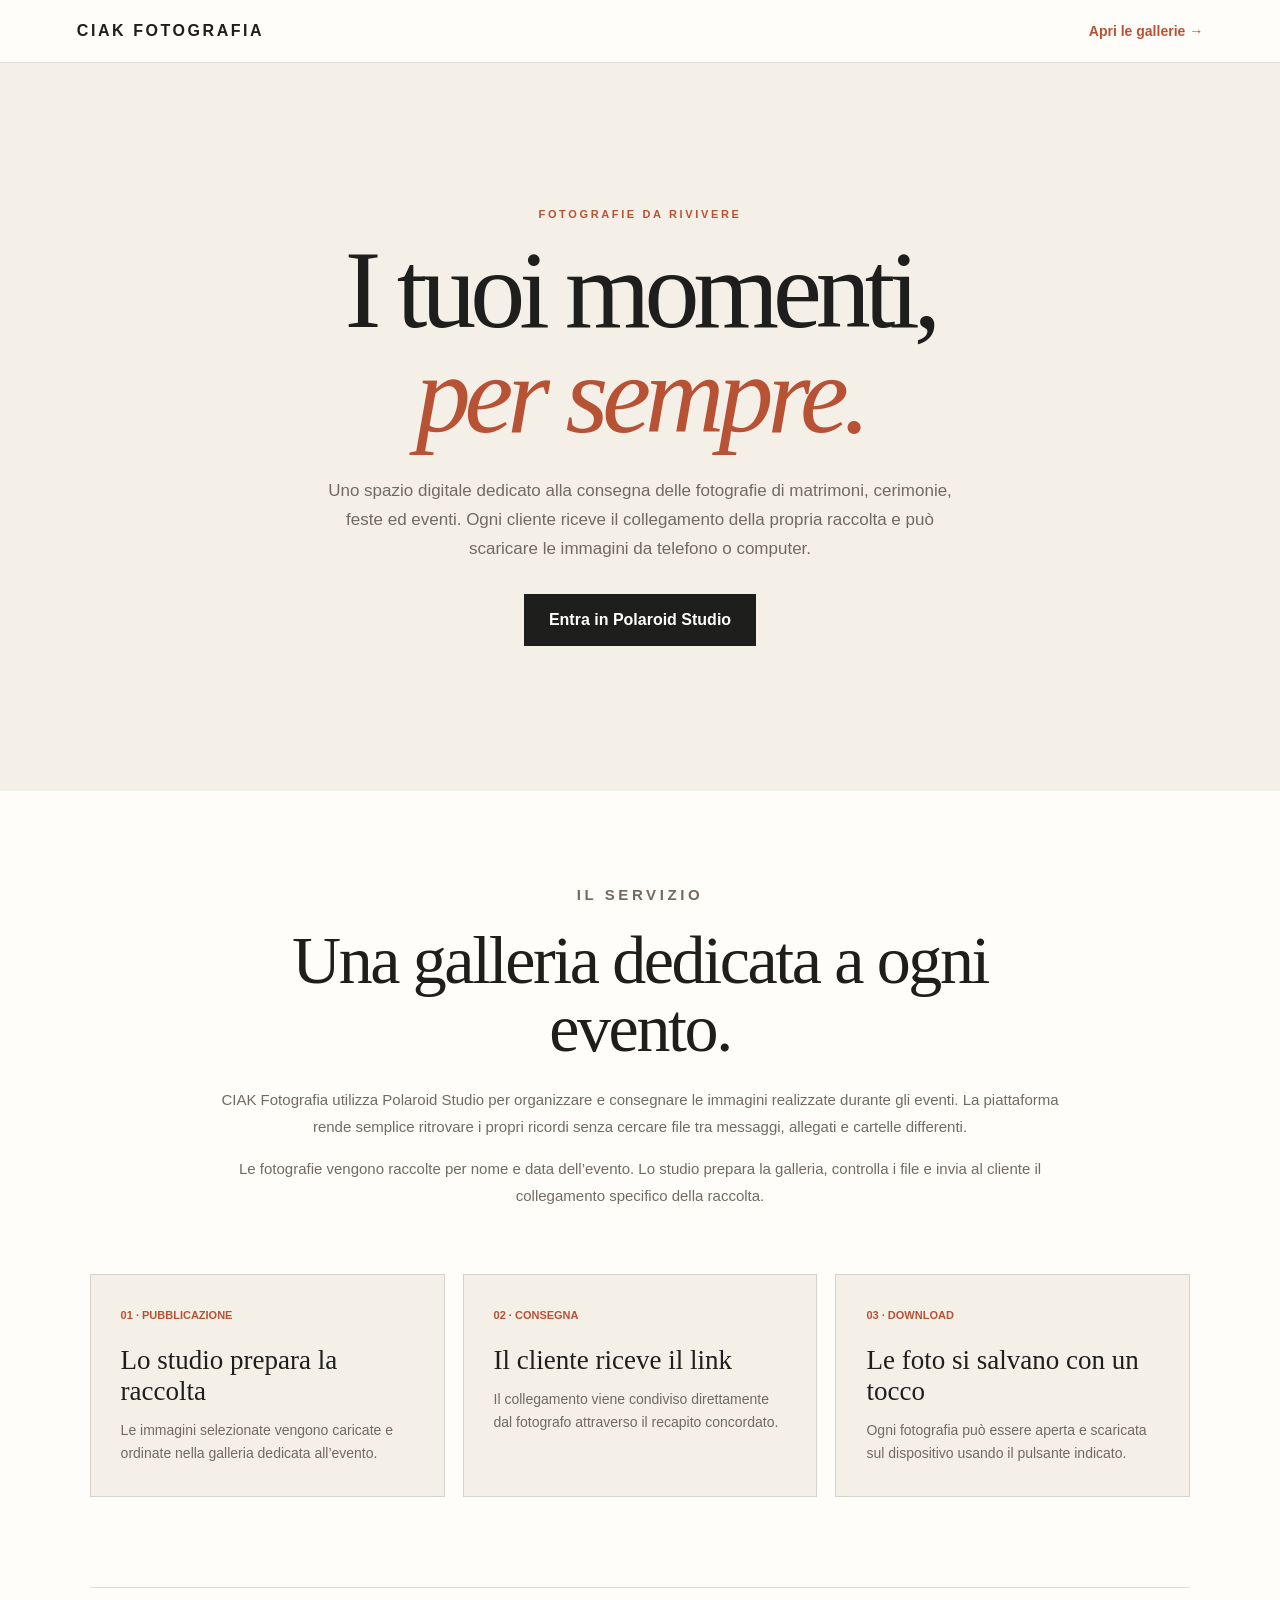
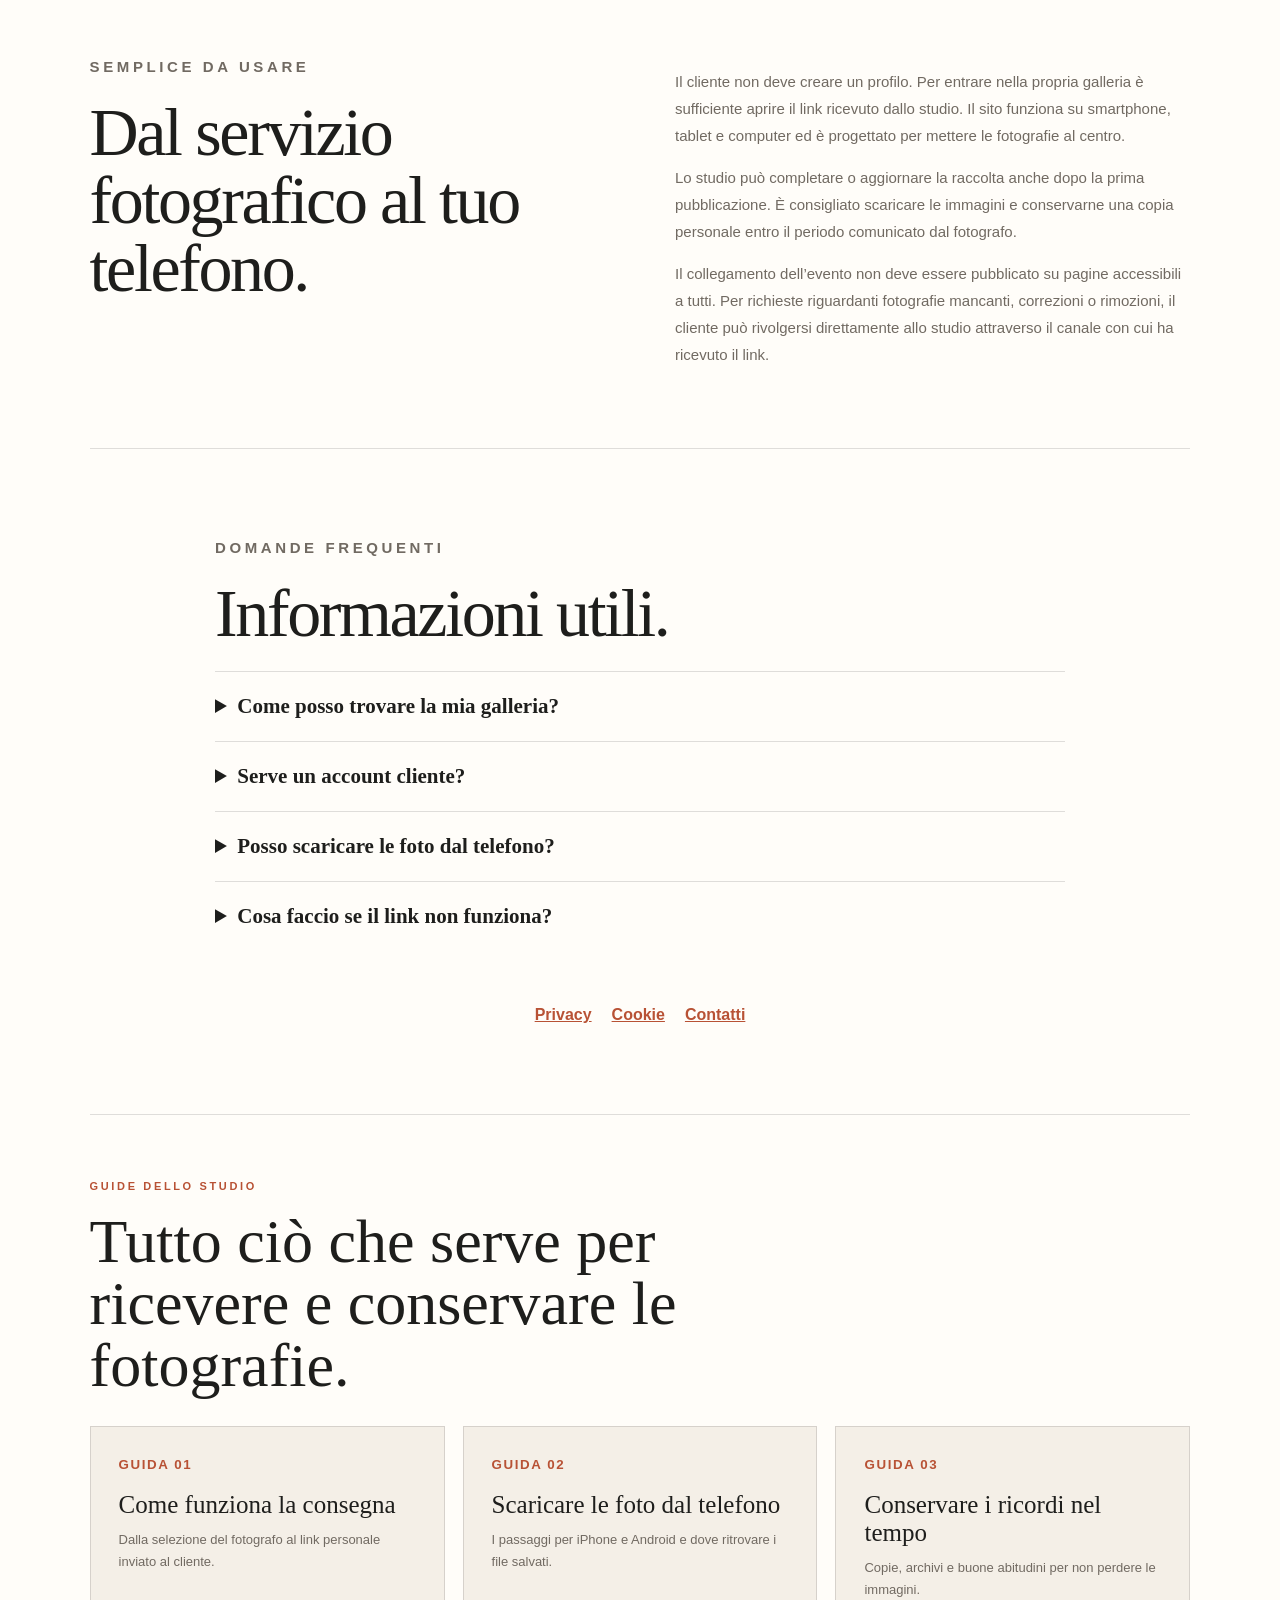
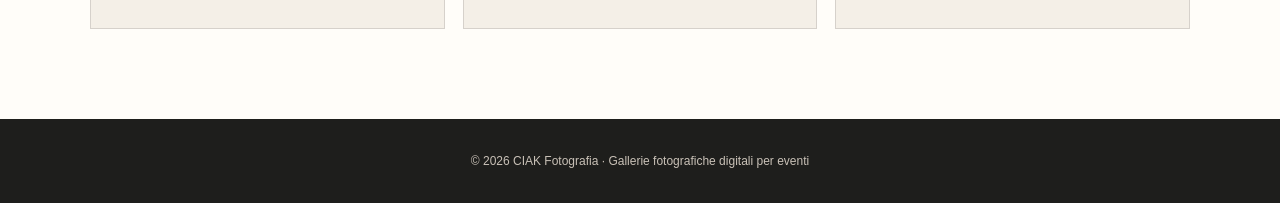
<file: index.html>
<!doctype html>
<html lang="it">
<head>
  <meta charset="utf-8">
  <meta name="viewport" content="width=device-width, initial-scale=1">
  <meta name="description" content="CIAK Fotografia: gallerie fotografiche private per matrimoni, cerimonie, feste ed eventi.">
  <meta name="google-adsense-account" content="ca-pub-3384320882560082">
  <script async src="https://pagead2.googlesyndication.com/pagead/js/adsbygoogle.js?client=ca-pub-3384320882560082" crossorigin="anonymous"></script>
  <title>CIAK Fotografia — Gallerie fotografiche per eventi</title>
  <style>
    :root{--ink:#1e1e1c;--paper:#f4efe7;--white:#fffdf9;--rust:#b85235;--muted:#716a62;--line:rgba(30,30,28,.14)}
    *{box-sizing:border-box}html{scroll-behavior:smooth}body{margin:0;background:var(--paper);color:var(--ink);font-family:Arial,sans-serif}a{color:inherit}.top{display:flex;align-items:center;justify-content:space-between;padding:22px clamp(20px,6vw,80px);border-bottom:1px solid var(--line);background:var(--white)}.brand{font-weight:800;letter-spacing:.16em}.top a:last-child{color:var(--rust);font-size:14px;font-weight:700;text-decoration:none}.hero{padding:clamp(75px,12vw,145px) 22px;text-align:center}.eyebrow{margin:0 0 18px;color:var(--rust);font-size:11px;font-weight:700;letter-spacing:.24em}.hero h1{max-width:900px;margin:0 auto;font:clamp(53px,9vw,110px)/.95 Georgia,serif;letter-spacing:-.055em}.hero h1 em{color:var(--rust);font-weight:400}.hero>p:not(.eyebrow){max-width:650px;margin:30px auto;color:var(--muted);font-size:17px;line-height:1.7}.button{display:inline-block;padding:17px 25px;background:var(--ink);color:#fff;text-decoration:none;font-weight:700}.content{padding:90px clamp(20px,7vw,105px);background:var(--white)}.intro{max-width:850px;margin:0 auto 65px;text-align:center}.intro h2,.details h2,.faq h2{margin:0 0 24px;font:clamp(38px,6vw,68px)/1 Georgia,serif;letter-spacing:-.035em}.intro p,.details p,.faq p{color:var(--muted);font-size:15px;line-height:1.8}.steps{display:grid;grid-template-columns:repeat(3,1fr);gap:18px;max-width:1120px;margin:0 auto 90px}.steps article{padding:30px;border:1px solid var(--line);background:var(--paper)}.steps span{color:var(--rust);font-size:11px;font-weight:700}.steps h3{margin:22px 0 12px;font:27px Georgia,serif}.steps p{margin:0;color:var(--muted);font-size:14px;line-height:1.7}.details{display:grid;grid-template-columns:1fr 1fr;gap:70px;max-width:1120px;margin:0 auto 85px;padding:65px 0;border-top:1px solid var(--line);border-bottom:1px solid var(--line)}.faq{max-width:850px;margin:auto}.faq details{padding:22px 0;border-top:1px solid var(--line)}.faq details:last-child{border-bottom:1px solid var(--line)}summary{cursor:pointer;font:21px Georgia,serif;font-weight:700}.links{display:flex;flex-wrap:wrap;justify-content:center;gap:20px;margin-top:55px}.links a{color:var(--rust);font-weight:700}.foot{padding:35px 20px;background:var(--ink);color:#c9c1b7;text-align:center;font-size:12px}
    .resources{max-width:1120px;margin:90px auto 0;padding-top:65px;border-top:1px solid var(--line)}.resources>h2{max-width:700px;margin:0 0 30px;font:clamp(38px,6vw,62px)/1 Georgia,serif}.resource-grid{display:grid;grid-template-columns:repeat(3,1fr);gap:18px}.resource-grid a{display:block;padding:28px;border:1px solid var(--line);background:var(--paper);text-decoration:none}.resource-grid small{color:var(--rust);font-weight:700;letter-spacing:.12em}.resource-grid strong{display:block;margin:18px 0 10px;font:25px Georgia,serif}.resource-grid p{margin:0;color:var(--muted);font-size:13px;line-height:1.65}
    @media(max-width:700px){.steps,.details,.resource-grid{grid-template-columns:1fr}.details{gap:12px}.top{gap:15px}.brand{font-size:12px}.top a:last-child{font-size:12px}.intro{text-align:left}.content{padding-top:70px}}
  </style>
</head>
<body>
  <header class="top"><span class="brand">CIAK FOTOGRAFIA</span><a href="/polaroid-studio/">Apri le gallerie →</a></header>
  <main>
    <section class="hero">
      <p class="eyebrow">FOTOGRAFIE DA RIVIVERE</p>
      <h1>I tuoi momenti,<br><em>per sempre.</em></h1>
      <p>Uno spazio digitale dedicato alla consegna delle fotografie di matrimoni, cerimonie, feste ed eventi. Ogni cliente riceve il collegamento della propria raccolta e può scaricare le immagini da telefono o computer.</p>
      <a class="button" href="/polaroid-studio/">Entra in Polaroid Studio</a>
    </section>
    <section class="content">
      <div class="intro">
        <p class="eyebrow">IL SERVIZIO</p>
        <h2>Una galleria dedicata a ogni evento.</h2>
        <p>CIAK Fotografia utilizza Polaroid Studio per organizzare e consegnare le immagini realizzate durante gli eventi. La piattaforma rende semplice ritrovare i propri ricordi senza cercare file tra messaggi, allegati e cartelle differenti.</p>
        <p>Le fotografie vengono raccolte per nome e data dell’evento. Lo studio prepara la galleria, controlla i file e invia al cliente il collegamento specifico della raccolta.</p>
      </div>
      <div class="steps">
        <article><span>01 · PUBBLICAZIONE</span><h3>Lo studio prepara la raccolta</h3><p>Le immagini selezionate vengono caricate e ordinate nella galleria dedicata all’evento.</p></article>
        <article><span>02 · CONSEGNA</span><h3>Il cliente riceve il link</h3><p>Il collegamento viene condiviso direttamente dal fotografo attraverso il recapito concordato.</p></article>
        <article><span>03 · DOWNLOAD</span><h3>Le foto si salvano con un tocco</h3><p>Ogni fotografia può essere aperta e scaricata sul dispositivo usando il pulsante indicato.</p></article>
      </div>
      <div class="details">
        <div><p class="eyebrow">SEMPLICE DA USARE</p><h2>Dal servizio fotografico al tuo telefono.</h2></div>
        <div>
          <p>Il cliente non deve creare un profilo. Per entrare nella propria galleria è sufficiente aprire il link ricevuto dallo studio. Il sito funziona su smartphone, tablet e computer ed è progettato per mettere le fotografie al centro.</p>
          <p>Lo studio può completare o aggiornare la raccolta anche dopo la prima pubblicazione. È consigliato scaricare le immagini e conservarne una copia personale entro il periodo comunicato dal fotografo.</p>
          <p>Il collegamento dell’evento non deve essere pubblicato su pagine accessibili a tutti. Per richieste riguardanti fotografie mancanti, correzioni o rimozioni, il cliente può rivolgersi direttamente allo studio attraverso il canale con cui ha ricevuto il link.</p>
        </div>
      </div>
      <div class="faq">
        <p class="eyebrow">DOMANDE FREQUENTI</p>
        <h2>Informazioni utili.</h2>
        <details><summary>Come posso trovare la mia galleria?</summary><p>La galleria è accessibile dal collegamento personale inviato dal fotografo dopo la pubblicazione delle immagini.</p></details>
        <details><summary>Serve un account cliente?</summary><p>No. L’accesso del cliente non richiede registrazione, nome utente o password.</p></details>
        <details><summary>Posso scaricare le foto dal telefono?</summary><p>Sì. Premi il pulsante “Scarica la tua foto” presente sotto l’immagine e segui le indicazioni del browser.</p></details>
        <details><summary>Cosa faccio se il link non funziona?</summary><p>Contatta lo studio tramite lo stesso recapito con cui hai ricevuto il collegamento, indicando nome e data dell’evento.</p></details>
        <nav class="links" aria-label="Informazioni"><a href="/polaroid-studio/privacy.html">Privacy</a><a href="/polaroid-studio/cookie.html">Cookie</a><a href="/polaroid-studio/contatti.html">Contatti</a></nav>
      </div>
      <section class="resources" aria-labelledby="guide-title">
        <p class="eyebrow">GUIDE DELLO STUDIO</p>
        <h2 id="guide-title">Tutto ciò che serve per ricevere e conservare le fotografie.</h2>
        <div class="resource-grid">
          <a href="/come-funziona.html"><small>GUIDA 01</small><strong>Come funziona la consegna</strong><p>Dalla selezione del fotografo al link personale inviato al cliente.</p></a>
          <a href="/scaricare-foto-telefono.html"><small>GUIDA 02</small><strong>Scaricare le foto dal telefono</strong><p>I passaggi per iPhone e Android e dove ritrovare i file salvati.</p></a>
          <a href="/conservare-foto-evento.html"><small>GUIDA 03</small><strong>Conservare i ricordi nel tempo</strong><p>Copie, archivi e buone abitudini per non perdere le immagini.</p></a>
        </div>
      </section>
    </section>
  </main>
  <footer class="foot">© 2026 CIAK Fotografia · Gallerie fotografiche digitali per eventi</footer>
</body>
</html>
</file>
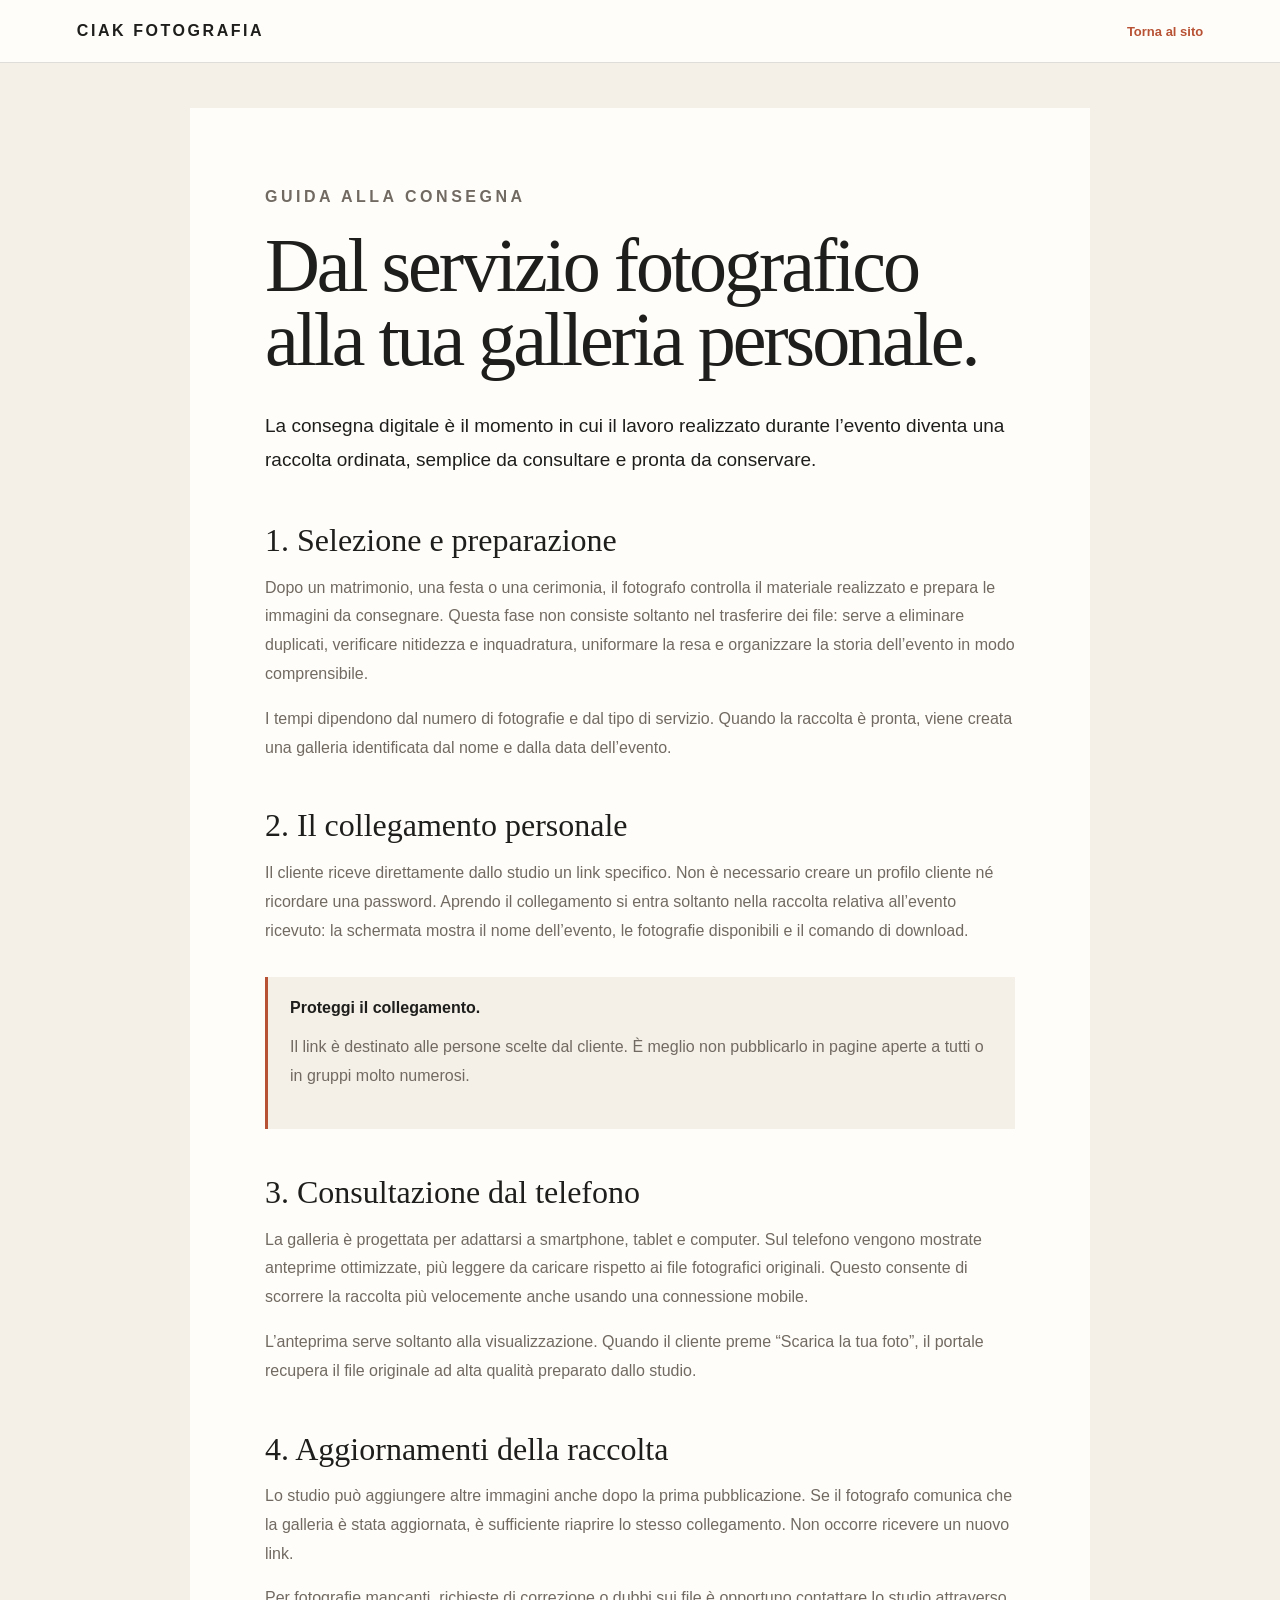
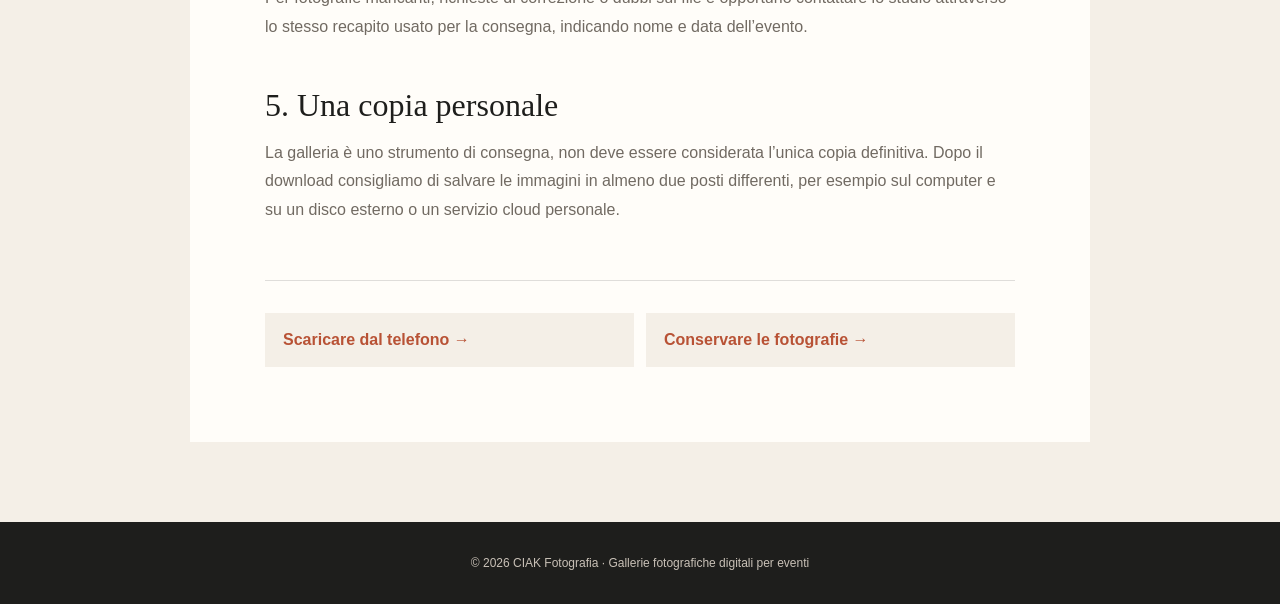
<file: come-funziona.html>
<!doctype html><html lang="it"><head><meta charset="utf-8"><meta name="viewport" content="width=device-width,initial-scale=1"><meta name="description" content="Come funziona la consegna digitale delle fotografie di un evento con CIAK Fotografia e Polaroid Studio."><meta name="google-adsense-account" content="ca-pub-3384320882560082"><title>Come funziona la consegna fotografica — CIAK Fotografia</title><link rel="stylesheet" href="/guide.css"></head><body>
<header class="top"><span class="brand">CIAK FOTOGRAFIA</span><a href="/">Torna al sito</a></header><main class="article"><p class="eyebrow">GUIDA ALLA CONSEGNA</p><h1>Dal servizio fotografico alla tua galleria personale.</h1><p class="lead">La consegna digitale è il momento in cui il lavoro realizzato durante l’evento diventa una raccolta ordinata, semplice da consultare e pronta da conservare.</p>
<h2>1. Selezione e preparazione</h2><p>Dopo un matrimonio, una festa o una cerimonia, il fotografo controlla il materiale realizzato e prepara le immagini da consegnare. Questa fase non consiste soltanto nel trasferire dei file: serve a eliminare duplicati, verificare nitidezza e inquadratura, uniformare la resa e organizzare la storia dell’evento in modo comprensibile.</p><p>I tempi dipendono dal numero di fotografie e dal tipo di servizio. Quando la raccolta è pronta, viene creata una galleria identificata dal nome e dalla data dell’evento.</p>
<h2>2. Il collegamento personale</h2><p>Il cliente riceve direttamente dallo studio un link specifico. Non è necessario creare un profilo cliente né ricordare una password. Aprendo il collegamento si entra soltanto nella raccolta relativa all’evento ricevuto: la schermata mostra il nome dell’evento, le fotografie disponibili e il comando di download.</p><div class="note"><strong>Proteggi il collegamento.</strong><p>Il link è destinato alle persone scelte dal cliente. È meglio non pubblicarlo in pagine aperte a tutti o in gruppi molto numerosi.</p></div>
<h2>3. Consultazione dal telefono</h2><p>La galleria è progettata per adattarsi a smartphone, tablet e computer. Sul telefono vengono mostrate anteprime ottimizzate, più leggere da caricare rispetto ai file fotografici originali. Questo consente di scorrere la raccolta più velocemente anche usando una connessione mobile.</p><p>L’anteprima serve soltanto alla visualizzazione. Quando il cliente preme “Scarica la tua foto”, il portale recupera il file originale ad alta qualità preparato dallo studio.</p>
<h2>4. Aggiornamenti della raccolta</h2><p>Lo studio può aggiungere altre immagini anche dopo la prima pubblicazione. Se il fotografo comunica che la galleria è stata aggiornata, è sufficiente riaprire lo stesso collegamento. Non occorre ricevere un nuovo link.</p><p>Per fotografie mancanti, richieste di correzione o dubbi sui file è opportuno contattare lo studio attraverso lo stesso recapito usato per la consegna, indicando nome e data dell’evento.</p>
<h2>5. Una copia personale</h2><p>La galleria è uno strumento di consegna, non deve essere considerata l’unica copia definitiva. Dopo il download consigliamo di salvare le immagini in almeno due posti differenti, per esempio sul computer e su un disco esterno o un servizio cloud personale.</p>
<nav class="more"><a href="/scaricare-foto-telefono.html">Scaricare dal telefono →</a><a href="/conservare-foto-evento.html">Conservare le fotografie →</a></nav></main><footer class="foot">© 2026 CIAK Fotografia · Gallerie fotografiche digitali per eventi</footer></body></html>
</file>
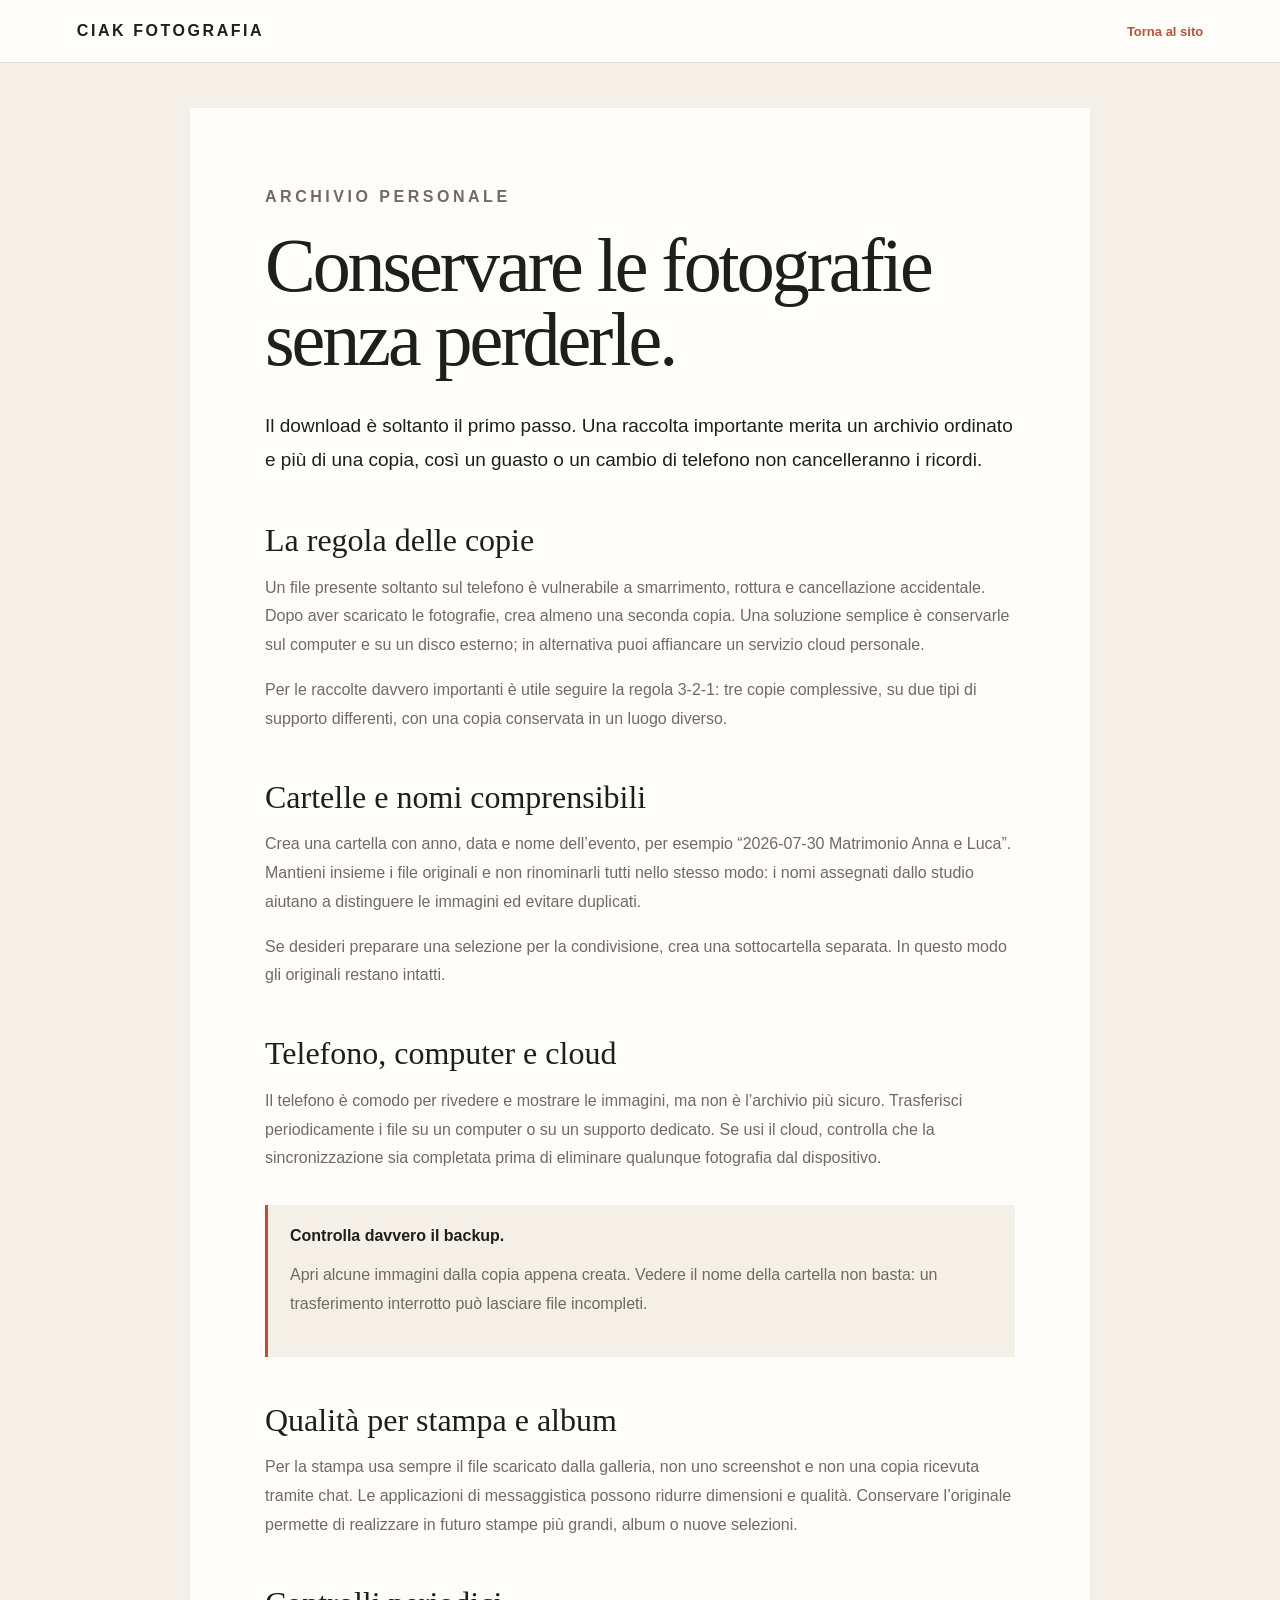
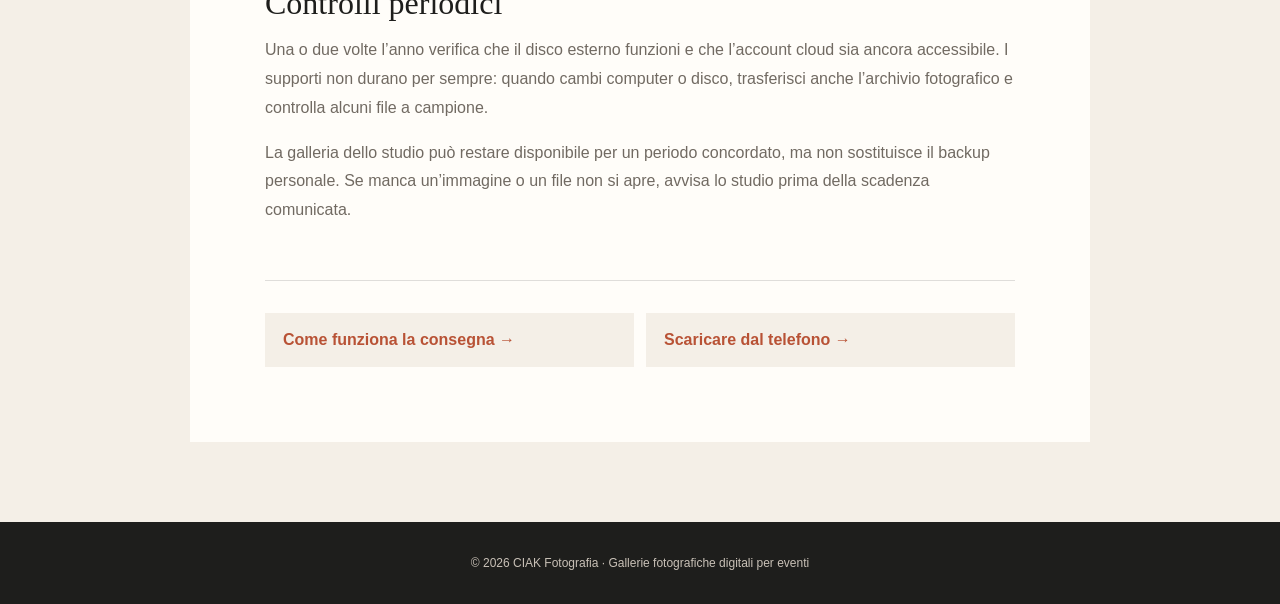
<file: conservare-foto-evento.html>
<!doctype html><html lang="it"><head><meta charset="utf-8"><meta name="viewport" content="width=device-width,initial-scale=1"><meta name="description" content="Consigli pratici per archiviare, organizzare e conservare nel tempo le fotografie di matrimoni ed eventi."><meta name="google-adsense-account" content="ca-pub-3384320882560082"><title>Conservare le fotografie di un evento — CIAK Fotografia</title><link rel="stylesheet" href="/guide.css"></head><body>
<header class="top"><span class="brand">CIAK FOTOGRAFIA</span><a href="/">Torna al sito</a></header><main class="article"><p class="eyebrow">ARCHIVIO PERSONALE</p><h1>Conservare le fotografie senza perderle.</h1><p class="lead">Il download è soltanto il primo passo. Una raccolta importante merita un archivio ordinato e più di una copia, così un guasto o un cambio di telefono non cancelleranno i ricordi.</p>
<h2>La regola delle copie</h2><p>Un file presente soltanto sul telefono è vulnerabile a smarrimento, rottura e cancellazione accidentale. Dopo aver scaricato le fotografie, crea almeno una seconda copia. Una soluzione semplice è conservarle sul computer e su un disco esterno; in alternativa puoi affiancare un servizio cloud personale.</p><p>Per le raccolte davvero importanti è utile seguire la regola 3‑2‑1: tre copie complessive, su due tipi di supporto differenti, con una copia conservata in un luogo diverso.</p>
<h2>Cartelle e nomi comprensibili</h2><p>Crea una cartella con anno, data e nome dell’evento, per esempio “2026-07-30 Matrimonio Anna e Luca”. Mantieni insieme i file originali e non rinominarli tutti nello stesso modo: i nomi assegnati dallo studio aiutano a distinguere le immagini ed evitare duplicati.</p><p>Se desideri preparare una selezione per la condivisione, crea una sottocartella separata. In questo modo gli originali restano intatti.</p>
<h2>Telefono, computer e cloud</h2><p>Il telefono è comodo per rivedere e mostrare le immagini, ma non è l’archivio più sicuro. Trasferisci periodicamente i file su un computer o su un supporto dedicato. Se usi il cloud, controlla che la sincronizzazione sia completata prima di eliminare qualunque fotografia dal dispositivo.</p><div class="note"><strong>Controlla davvero il backup.</strong><p>Apri alcune immagini dalla copia appena creata. Vedere il nome della cartella non basta: un trasferimento interrotto può lasciare file incompleti.</p></div>
<h2>Qualità per stampa e album</h2><p>Per la stampa usa sempre il file scaricato dalla galleria, non uno screenshot e non una copia ricevuta tramite chat. Le applicazioni di messaggistica possono ridurre dimensioni e qualità. Conservare l’originale permette di realizzare in futuro stampe più grandi, album o nuove selezioni.</p>
<h2>Controlli periodici</h2><p>Una o due volte l’anno verifica che il disco esterno funzioni e che l’account cloud sia ancora accessibile. I supporti non durano per sempre: quando cambi computer o disco, trasferisci anche l’archivio fotografico e controlla alcuni file a campione.</p><p>La galleria dello studio può restare disponibile per un periodo concordato, ma non sostituisce il backup personale. Se manca un’immagine o un file non si apre, avvisa lo studio prima della scadenza comunicata.</p>
<nav class="more"><a href="/come-funziona.html">Come funziona la consegna →</a><a href="/scaricare-foto-telefono.html">Scaricare dal telefono →</a></nav></main><footer class="foot">© 2026 CIAK Fotografia · Gallerie fotografiche digitali per eventi</footer></body></html>
</file>
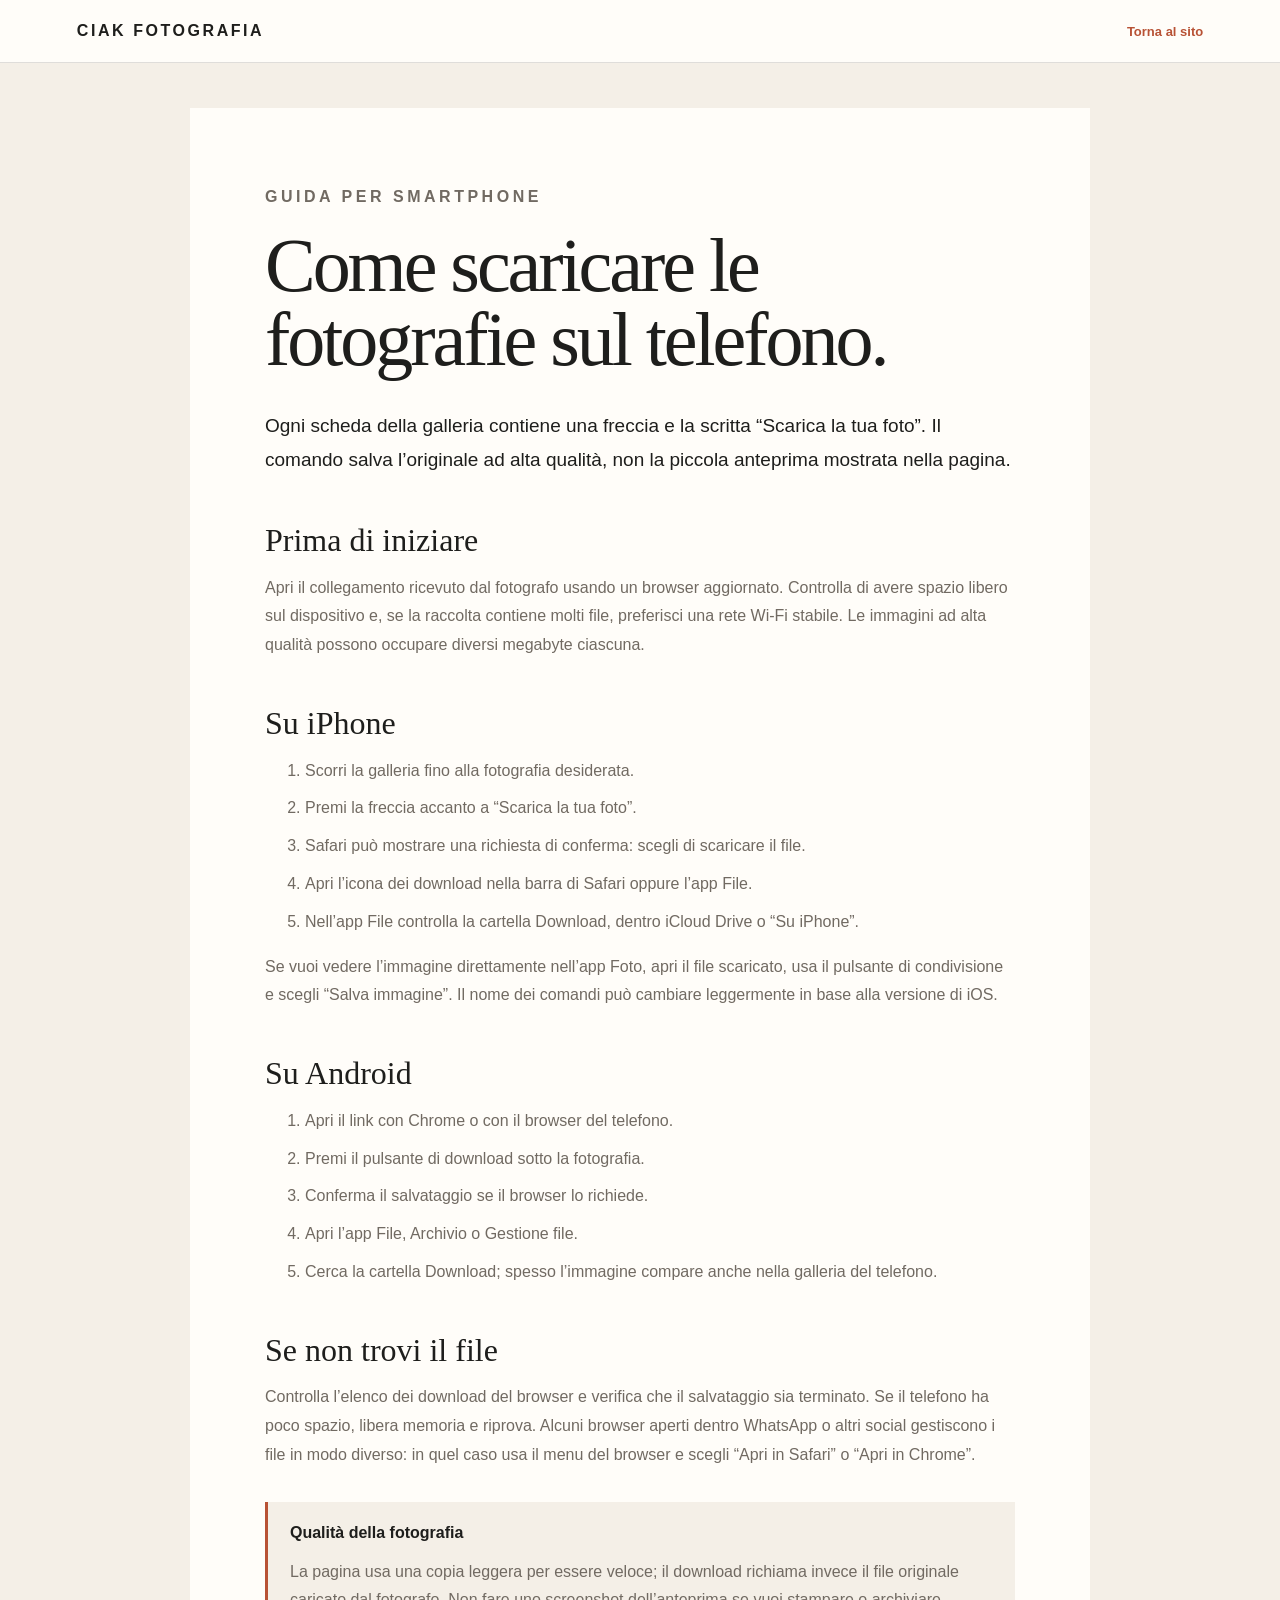
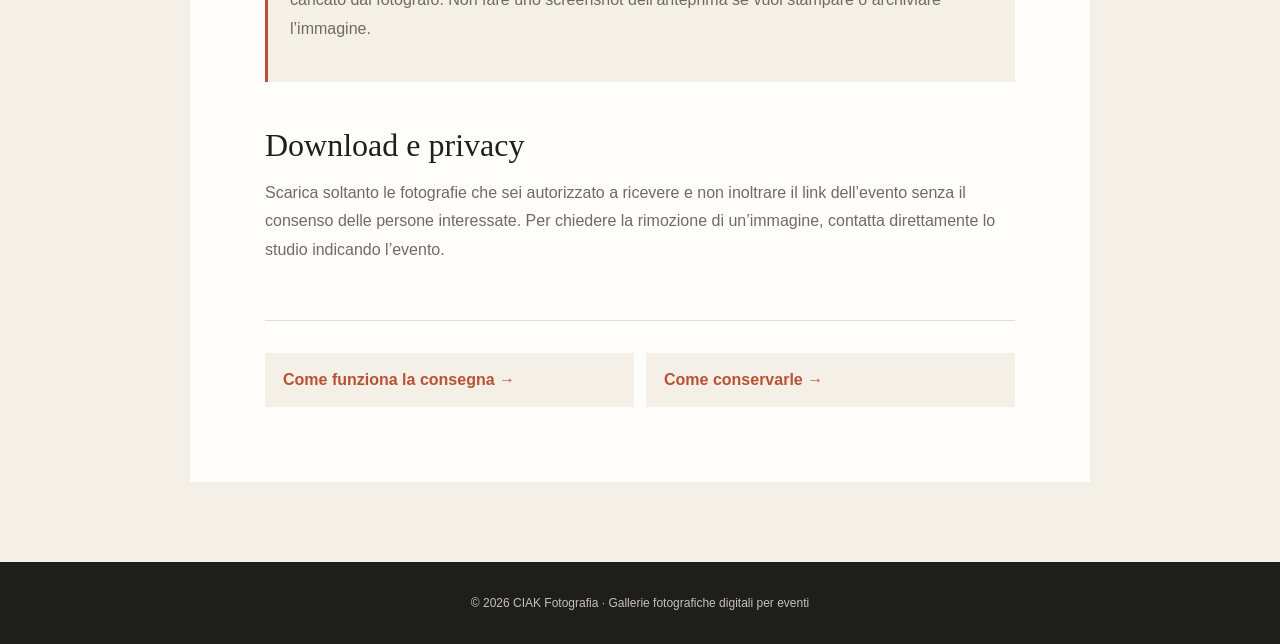
<file: scaricare-foto-telefono.html>
<!doctype html><html lang="it"><head><meta charset="utf-8"><meta name="viewport" content="width=device-width,initial-scale=1"><meta name="description" content="Guida per scaricare fotografie ad alta qualità da una galleria CIAK Fotografia su iPhone e Android."><meta name="google-adsense-account" content="ca-pub-3384320882560082"><title>Scaricare le foto dal telefono — CIAK Fotografia</title><link rel="stylesheet" href="/guide.css"></head><body>
<header class="top"><span class="brand">CIAK FOTOGRAFIA</span><a href="/">Torna al sito</a></header><main class="article"><p class="eyebrow">GUIDA PER SMARTPHONE</p><h1>Come scaricare le fotografie sul telefono.</h1><p class="lead">Ogni scheda della galleria contiene una freccia e la scritta “Scarica la tua foto”. Il comando salva l’originale ad alta qualità, non la piccola anteprima mostrata nella pagina.</p>
<h2>Prima di iniziare</h2><p>Apri il collegamento ricevuto dal fotografo usando un browser aggiornato. Controlla di avere spazio libero sul dispositivo e, se la raccolta contiene molti file, preferisci una rete Wi‑Fi stabile. Le immagini ad alta qualità possono occupare diversi megabyte ciascuna.</p>
<h2>Su iPhone</h2><ol><li>Scorri la galleria fino alla fotografia desiderata.</li><li>Premi la freccia accanto a “Scarica la tua foto”.</li><li>Safari può mostrare una richiesta di conferma: scegli di scaricare il file.</li><li>Apri l’icona dei download nella barra di Safari oppure l’app File.</li><li>Nell’app File controlla la cartella Download, dentro iCloud Drive o “Su iPhone”.</li></ol><p>Se vuoi vedere l’immagine direttamente nell’app Foto, apri il file scaricato, usa il pulsante di condivisione e scegli “Salva immagine”. Il nome dei comandi può cambiare leggermente in base alla versione di iOS.</p>
<h2>Su Android</h2><ol><li>Apri il link con Chrome o con il browser del telefono.</li><li>Premi il pulsante di download sotto la fotografia.</li><li>Conferma il salvataggio se il browser lo richiede.</li><li>Apri l’app File, Archivio o Gestione file.</li><li>Cerca la cartella Download; spesso l’immagine compare anche nella galleria del telefono.</li></ol>
<h2>Se non trovi il file</h2><p>Controlla l’elenco dei download del browser e verifica che il salvataggio sia terminato. Se il telefono ha poco spazio, libera memoria e riprova. Alcuni browser aperti dentro WhatsApp o altri social gestiscono i file in modo diverso: in quel caso usa il menu del browser e scegli “Apri in Safari” o “Apri in Chrome”.</p><div class="note"><strong>Qualità della fotografia</strong><p>La pagina usa una copia leggera per essere veloce; il download richiama invece il file originale caricato dal fotografo. Non fare uno screenshot dell’anteprima se vuoi stampare o archiviare l’immagine.</p></div>
<h2>Download e privacy</h2><p>Scarica soltanto le fotografie che sei autorizzato a ricevere e non inoltrare il link dell’evento senza il consenso delle persone interessate. Per chiedere la rimozione di un’immagine, contatta direttamente lo studio indicando l’evento.</p>
<nav class="more"><a href="/come-funziona.html">Come funziona la consegna →</a><a href="/conservare-foto-evento.html">Come conservarle →</a></nav></main><footer class="foot">© 2026 CIAK Fotografia · Gallerie fotografiche digitali per eventi</footer></body></html>
</file>
<file: guide.css>
:root{--ink:#1e1e1c;--paper:#f4efe7;--white:#fffdf9;--rust:#b85235;--muted:#716a62;--line:rgba(30,30,28,.14)}
*{box-sizing:border-box}body{margin:0;background:var(--paper);color:var(--ink);font-family:Arial,sans-serif}.top{display:flex;align-items:center;justify-content:space-between;gap:20px;padding:22px clamp(20px,6vw,80px);border-bottom:1px solid var(--line);background:var(--white)}.brand{font-weight:800;letter-spacing:.16em}.top a{color:var(--rust);font-size:13px;font-weight:700;text-decoration:none}.article{width:min(900px,calc(100% - 30px));margin:45px auto 80px;padding:clamp(28px,7vw,75px);background:var(--white)}.eyebrow{margin:0 0 16px;color:var(--rust);font-size:11px;font-weight:700;letter-spacing:.22em}.article h1{max-width:760px;margin:0 0 32px;font:clamp(44px,8vw,76px)/.98 Georgia,serif;letter-spacing:-.04em}.lead{font-size:19px!important;color:var(--ink)!important}.article h2{margin:46px 0 16px;font:32px/1.08 Georgia,serif}.article p,.article li{color:var(--muted);font-size:16px;line-height:1.8}.article li{margin-bottom:9px}.note{margin:32px 0;padding:22px;border-left:3px solid var(--rust);background:var(--paper)}.more{display:grid;grid-template-columns:1fr 1fr;gap:12px;margin-top:55px;padding-top:32px;border-top:1px solid var(--line)}.more a{padding:18px;background:var(--paper);color:var(--rust);font-weight:700;text-decoration:none}.foot{padding:34px 20px;background:var(--ink);color:#c9c1b7;text-align:center;font-size:12px}@media(max-width:620px){.top{align-items:flex-start;flex-direction:column}.article{margin-top:15px}.more{grid-template-columns:1fr}}
</file>
